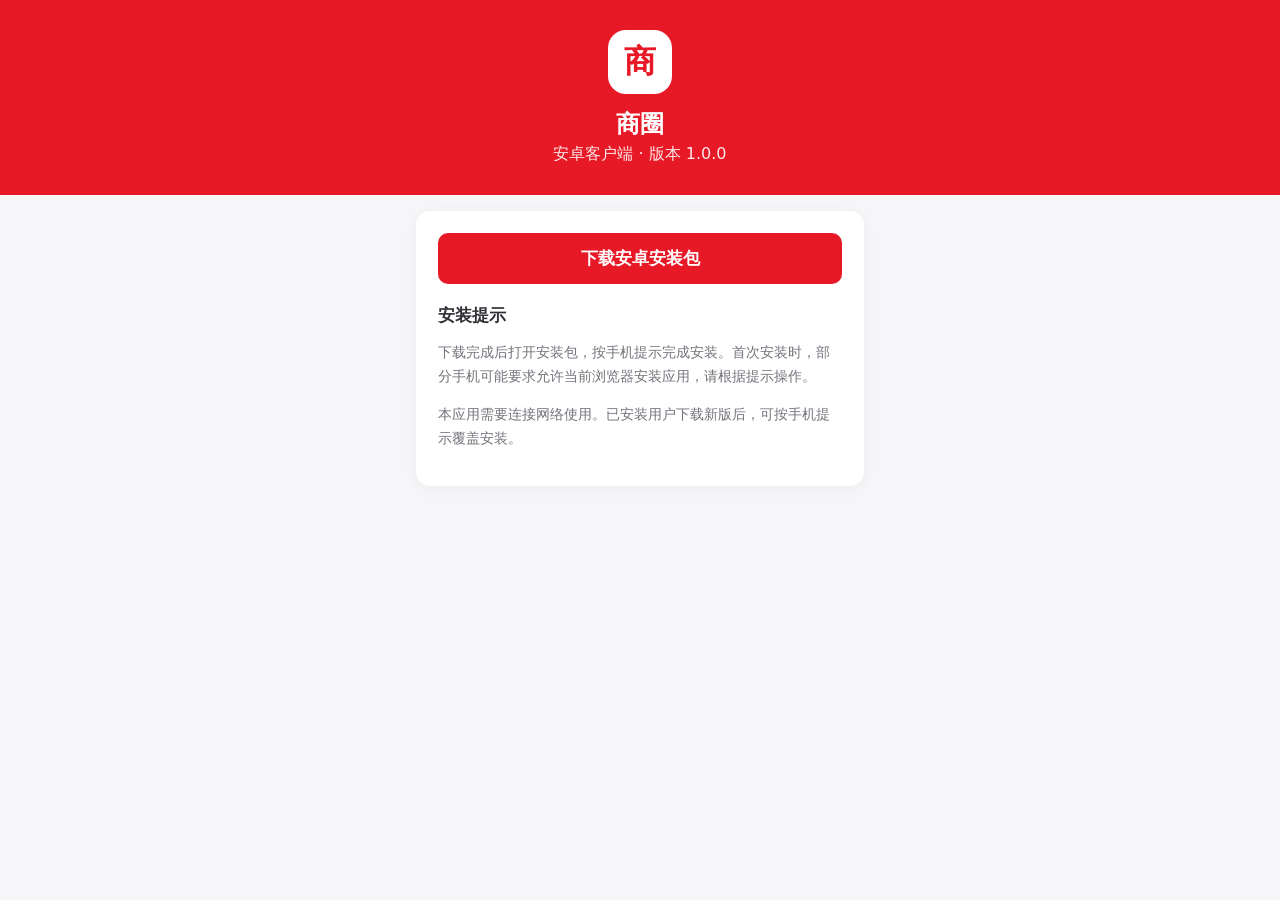
<file: packages/h5/public/android-download/index.html>
<!doctype html>
<html lang="zh-CN"><head><meta charset="utf-8"><meta name="viewport" content="width=device-width,initial-scale=1"><title>商圈 · 安卓下载</title><style>*{box-sizing:border-box}body{margin:0;background:#f6f6f8;color:#303036;font-family:system-ui,-apple-system,sans-serif}.header{background:#e71926;color:white;padding:30px 20px;text-align:center}.mark{display:grid;place-items:center;margin:auto;width:64px;height:64px;border-radius:18px;background:white;color:#e71926;font-weight:800;font-size:32px}.header h1{margin:14px 0 4px;font-size:24px}.header p{margin:0;opacity:.9}main{max-width:480px;margin:16px auto;padding:0 16px}.card{background:white;border-radius:14px;padding:22px;box-shadow:0 3px 16px #0000000a}.download{display:block;text-align:center;background:#e71926;color:white;text-decoration:none;border-radius:10px;padding:14px;font-weight:700;font-size:17px}.hint{font-size:14px;line-height:1.7;color:#73737b}h2{font-size:17px;margin-top:20px}</style></head><body><header class="header"><div class="mark">商</div><h1>商圈</h1><p>安卓客户端 · 版本 1.0.0</p></header><main><section class="card"><a class="download" href="/downloads/shangquan-android-1.0.0.apk">下载安卓安装包</a><h2>安装提示</h2><p class="hint">下载完成后打开安装包，按手机提示完成安装。首次安装时，部分手机可能要求允许当前浏览器安装应用，请根据提示操作。</p><p class="hint">本应用需要连接网络使用。已安装用户下载新版后，可按手机提示覆盖安装。</p></section></main></body></html>
</file>
